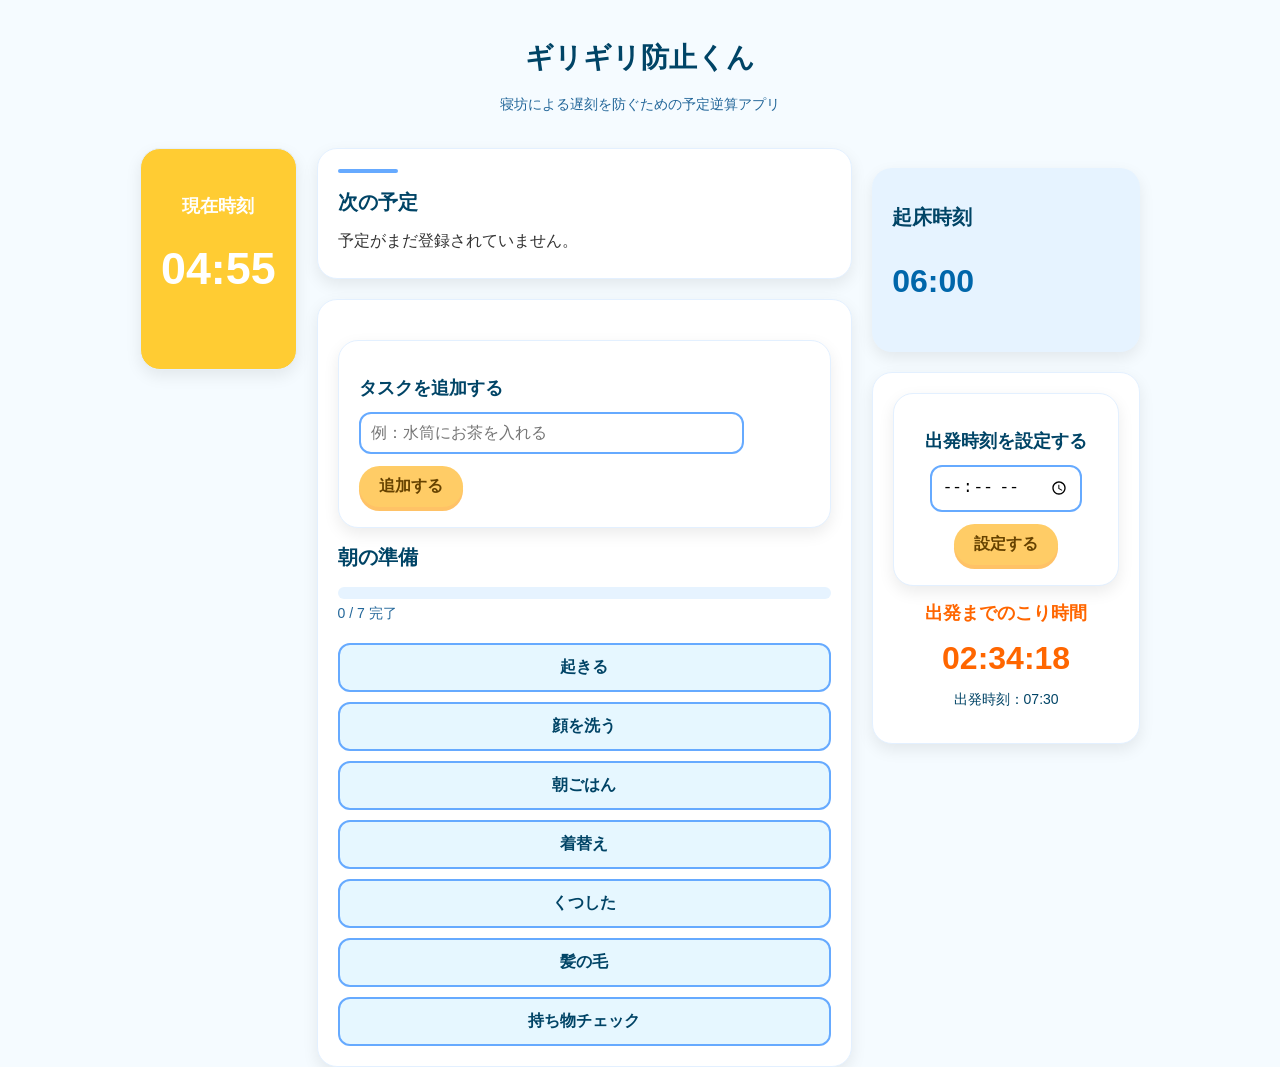
<file: index.html>
<!DOCTYPE html>
<html lang="ja">
<head>
  <meta charset="UTF-8">
  <meta name="viewport" content="width=device-width, initial-scale=1.0">
  <title>ギリギリ防止くん</title>
  <link rel="stylesheet" href="css/style.css">
</head>

<body>

  <header class="header">
    <h1 class="app-title">ギリギリ防止くん</h1>
    <p class="app-desc">寝坊による遅刻を防ぐための予定逆算アプリ</p>
  </header>

  <main class="main-layout">

    <!-- ★ スマホで一番上にしたい現在時刻カード ★ -->
    <div class="time-card fade-in">
      <h2 class="time-title">現在時刻</h2>
      <p class="time-value" id="currentTime">--:--</p>
    </div>

    <!-- 左：朝の準備タスク -->
    <section class="left-panel">

      <!-- 次の予定カード -->
      <section id="nextSchedule" class="card fade-in">
        <h2 class="card-title">次の予定</h2>
        <div id="scheduleInfo" class="card-content">
            <p>予定がまだ登録されていません。</p>
        </div>
      </section>

      <div class="task-card fade-in">

        <!-- タスク追加フォーム -->
        <div class="task-add-card fade-in">
          <h2 class="task-add-title">タスクを追加する</h2>
          <input type="text" id="taskInput" class="task-input" placeholder="例：水筒にお茶を入れる">
          <button id="addTaskBtn" class="task-add-btn">追加する</button>
        </div>

        <h2 class="section-title">朝の準備</h2>

        <!-- 進捗バー -->
        <div class="progress-area">
          <div class="progress-bar">
            <div class="progress-fill" id="progressFill"></div>
          </div>
          <p class="progress-text"><span id="doneCount">0</span> / <span id="totalCount">7</span> 完了</p>
        </div>

        <!-- タスク一覧 -->
        <div class="task-list">
          <button class="task-btn">起きる</button>
          <button class="task-btn">顔を洗う</button>
          <button class="task-btn">朝ごはん</button>
          <button class="task-btn">着替え</button>
          <button class="task-btn">くつした</button>
          <button class="task-btn">髪の毛</button>
          <button class="task-btn">持ち物チェック</button>
        </div>

      </div>

    </section>

    <!-- 右：起床時刻＋カウントダウン -->
    <section class="right-panel">

      <!-- 起床時刻カード（青） -->
      <div class="wake-card fade-in">
        <h2 class="wake-title">起床時刻</h2>
        <p class="wake-value" id="wakeTime">--:--</p>
      </div>

      <!-- カウントダウンカード（白＋オレンジ） -->
      <div class="count-card fade-in">

        <!-- 出発時刻の設定フォーム -->
        <div class="leave-set-card">
          <h2 class="leave-set-title">出発時刻を設定する</h2>
          <input type="time" id="leaveInput" class="leave-input">
          <button id="setLeaveBtn" class="leave-btn">設定する</button>
        </div>

        <h2 class="count-title">出発までのこり時間</h2>
        <p class="count-value" id="countdown">--:--:--</p>
        <p class="leave-time">出発時刻：<span id="leaveTime">07:30</span></p>

      </div>

    </section>

  </main>

  <audio id="alarmSound" src="audio/Pocket_Watch02-01(Tick-Hand-Lid-Open).mp3" preload="auto"></audio>

  <script src="ja/script.js"></script>
</body>
</html>
</file>
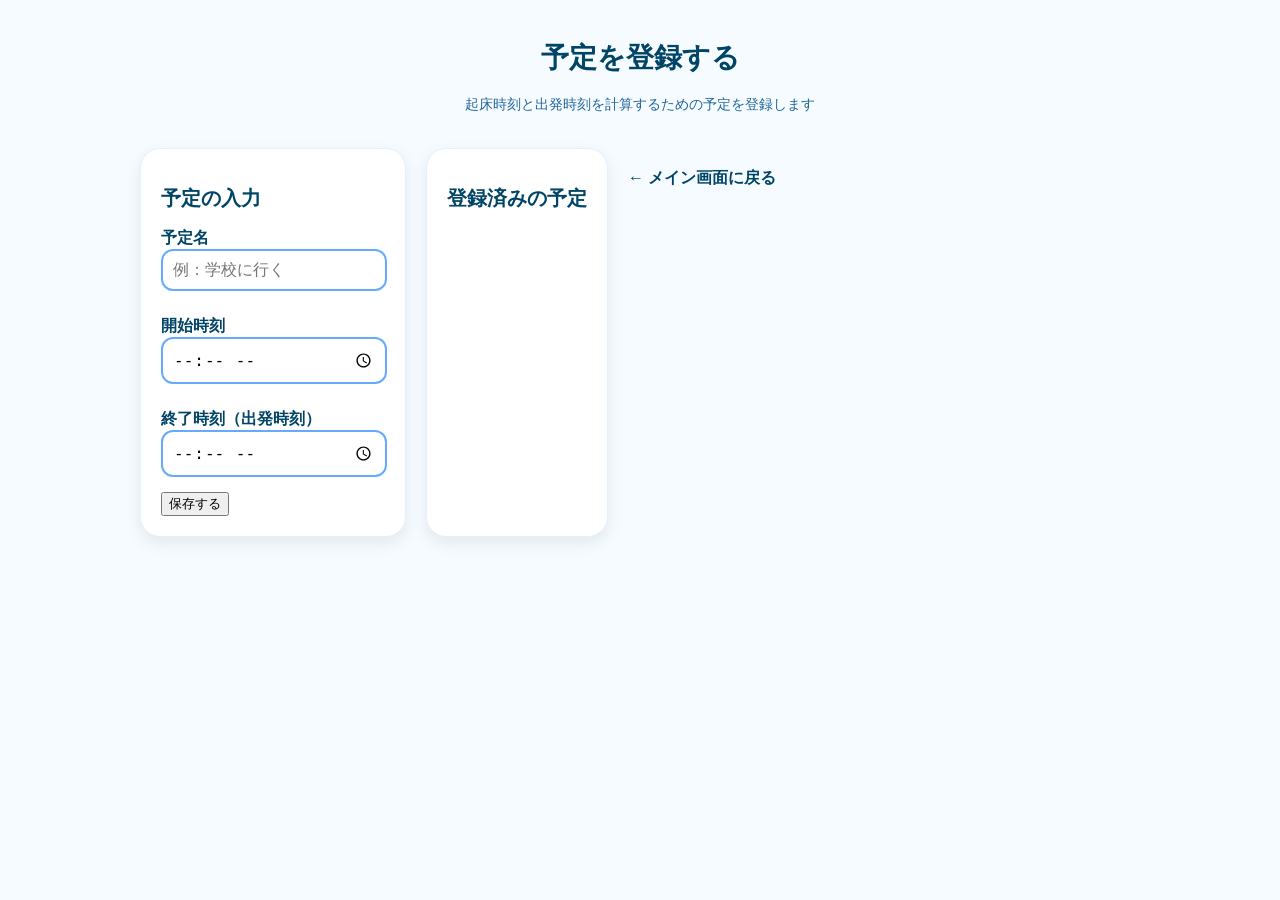
<file: schedule.html>
<!DOCTYPE html>
<html lang="ja">
<head>
    <meta charset="UTF-8">
    <meta name="viewport" content="width=device-width, initial-scale=1.0">
    <title>予定登録 - ギリギリ防止くん</title>
    <link rel="stylesheet" href="css/style.css">
</head>

<body>

    <header class="header">
        <h1 class="app-title">予定を登録する</h1>
        <p class="app-desc">起床時刻と出発時刻を計算するための予定を登録します</p>
    </header>

    <main class="main-layout">

        <section class="task-card">
            <h2 class="section-title">予定の入力</h2>

            <label class="form-label">予定名</label>
            <input type="text" id="scheduleName" class="form-input" placeholder="例：学校に行く">

            <label class="form-label">開始時刻</label>
            <input type="time" id="startTime" class="form-input">

            <label class="form-label">終了時刻（出発時刻）</label>
            <input type="time" id="endTime" class="form-input">

            <button id="saveScheduleBtn" class="main-btn">保存する</button>
        </section>

        <section class="task-card">
            <h2 class="section-title">登録済みの予定</h2>
            <div id="scheduleList"></div>
        </section>

        <a href="index.html" class="back-btn">← メイン画面に戻る</a>

    </main>

    <script src="ja/schedule.js"></script>
</body>
</html>
</file>
<file: css/style.css>
/* 全体 */
body {
  margin: 0;
  padding: 0;
  background: #f5fbff;
  font-family: "Noto Sans JP", sans-serif;
}

/* ヘッダー */
.header {
  text-align: center;
  padding: 20px 10px;
}

.app-title {
  font-size: 28px;
  font-weight: 700;
  color: #004466;
}

.app-desc {
  font-size: 14px;
  color: #226699;
}

/* レイアウト（PCは左右、スマホは縦） */
.main-layout {
  display: flex;
  gap: 20px;
  width: 90%;
  max-width: 1000px;
  margin: 0 auto;
  flex-wrap: wrap;
}

.left-panel {
  flex: 2;
  min-width: 300px;
}

.right-panel {
  flex: 1;
  min-width: 260px;
  display: flex;
  flex-direction: column;
  gap: 20px;
}

/* カード共通 */
.task-card,
.time-card,
.count-card {
  background: #ffffff;
  border-radius: 20px;
  padding: 20px;
  box-shadow: 0 6px 16px rgba(0, 0, 0, 0.08);
  border: 1px solid #e3f0ff;
}

/* セクションタイトル */
.section-title {
  font-size: 20px;
  font-weight: 700;
  color: #004466;
  margin-bottom: 16px;
}

/* 進捗バー */
.progress-area {
  margin-bottom: 20px;
}

.progress-bar {
  width: 100%;
  height: 12px;
  background: #e6f3ff;
  border-radius: 999px;
  overflow: hidden;
}

.progress-fill {
  height: 100%;
  width: 0%;
  background: linear-gradient(90deg, #ffcc66, #ff9966);
  transition: width 0.3s;
}

.progress-text {
  font-size: 14px;
  color: #226699;
  margin-top: 6px;
}

/* タスクボタン */
.task-list {
  display: flex;
  flex-direction: column;
  gap: 10px;
}

.task-btn {
  background: #e6f7ff;
  border: 2px solid #66aaff;
  border-radius: 12px;
  padding: 12px;
  font-size: 16px;
  color: #004466;
  font-weight: 600;
  cursor: pointer;
  transition: 0.2s;
}

.task-btn:hover {
  background: #d0efff;
}

.task-btn.done {
  background: #66dd88;
  border-color: #44bb66;
  color: #004422;
}

/* 現在時刻カード（黄色） */
.time-card {
  background: #ffcc33;
  color: #ffffff;
  text-align: center;
}

.time-title {
  font-size: 18px;
  font-weight: 700;
}

.time-value {
  font-size: 36px;
  font-weight: 700;
  margin-top: 10px;
}

/* カウントダウンカード（白＋オレンジ） */
.count-card {
  text-align: center;
}

.count-title {
  font-size: 18px;
  font-weight: 700;
  color: #ff6600;
}

.count-value {
  font-size: 32px;
  font-weight: 700;
  color: #ff6600;
  margin: 10px 0;
}

.leave-time {
  font-size: 14px;
  color: #004466;
}

/* スマホ対応 */
@media (max-width: 720px) {
  .main-layout {
    flex-direction: column;
  }
}
/* 出発時刻設定カード */
.leave-set-card {
  background: #ffffff;
  border-radius: 20px;
  padding: 20px;
  box-shadow: 0 6px 16px rgba(0, 0, 0, 0.08);
  border: 1px solid #e3f0ff;
  text-align: center;
}

.leave-set-title {
  font-size: 18px;
  font-weight: 700;
  color: #004466;
  margin-bottom: 12px;
}

.leave-input {
  width: 70%;
  padding: 10px;
  font-size: 16px;
  border: 2px solid #66aaff;
  border-radius: 12px;
  margin-bottom: 12px;
}

.leave-btn {
  background: #ffcc66;
  color: #664200;
  font-size: 16px;
  font-weight: 600;
  padding: 10px 20px;
  border: none;
  border-radius: 999px;
  cursor: pointer;
  box-shadow: 0 4px 0 rgba(255, 153, 0, 0.6);
}

.leave-btn:hover {
  background: #ffdd88;
}
/* タスク追加カード */
.task-add-card {
  background: #ffffff;
  border-radius: 20px;
  padding: 20px;
  box-shadow: 0 6px 16px rgba(0, 0, 0, 0.08);
  border: 1px solid #e3f0ff;
  margin-top: 20px;
}

.task-add-title {
  font-size: 18px;
  font-weight: 700;
  color: #004466;
  margin-bottom: 12px;
}

.task-input {
  width: 80%;
  padding: 10px;
  font-size: 16px;
  border: 2px solid #66aaff;
  border-radius: 12px;
  margin-bottom: 12px;
}

.task-add-btn {
  background: #ffcc66;
  color: #664200;
  font-size: 16px;
  font-weight: 600;
  padding: 10px 20px;
  border: none;
  border-radius: 999px;
  cursor: pointer;
  box-shadow: 0 4px 0 rgba(255, 153, 0, 0.6);
}

.task-add-btn:hover {
  background: #ffdd88;
}

/* 削除ボタン */
.delete-btn {
  background: #ff6666;
  color: #fff;
  border: none;
  border-radius: 10px;
  padding: 6px 10px;
  margin-left: 10px;
  cursor: pointer;
  font-size: 12px;
}
.form-label {
    font-size: 16px;
    font-weight: 600;
    color: #004466;
    margin-top: 10px;
    display: block;
}

.form-input {
    width: 90%;
    padding: 10px;
    font-size: 16px;
    border: 2px solid #66aaff;
    border-radius: 12px;
    margin-bottom: 15px;
}

.back-btn {
    display: inline-block;
    margin-top: 20px;
    font-size: 16px;
    color: #004466;
    text-decoration: none;
    font-weight: 600;
}
/* 次の予定カード */
#nextSchedule {
  background: #ffffff;
  border-radius: 20px;
  padding: 20px;
  box-shadow: 0 6px 16px rgba(0, 0, 0, 0.08);
  border: 1px solid #e3f0ff;
  margin-bottom: 20px;
}

#nextSchedule .card-title {
  font-size: 20px;
  font-weight: 700;
  color: #004466;
  margin-bottom: 12px;
}

#scheduleInfo {
  font-size: 16px;
  color: #333;
  line-height: 1.6;
}

#scheduleInfo strong {
  display: block;
  font-size: 18px;
  color: #0066aa;
  margin-bottom: 8px;
}

#scheduleInfo p {
  margin: 4px 0;
}

/* 予定カードのアクセントライン */
#nextSchedule::before {
  content: "";
  display: block;
  width: 60px;
  height: 4px;
  background: #66aaff;
  border-radius: 2px;
  margin-bottom: 12px;
}
.wake-card {
  background: #e6f3ff;
  border-radius: 20px;
  padding: 20px;
  box-shadow: 0 6px 16px rgba(0, 0, 0, 0.08);
  margin-top: 20px;
}

.wake-title {
  font-size: 20px;
  font-weight: 700;
  color: #004466;
  margin-bottom: 10px;
}

.wake-value {
  font-size: 32px;
  font-weight: 700;
  color: #0066aa;
}
/* ふわっとフェードイン */
.fade-in {
  opacity: 0;
  transform: translateY(20px);
  animation: fadeInUp 0.6s ease forwards;
}

@keyframes fadeInUp {
  to {
    opacity: 1;
    transform: translateY(0);
  }
}
.task-btn {
  transition: transform 0.15s ease;
}

.task-btn:active {
  transform: scale(0.95);
}
.task-btn.done {
  transition: background 0.3s ease, color 0.3s ease;
}
/* スマホ表示調整（縦長防止） */
@media screen and (max-width: 768px) {
  .time-card {
    height: auto;           /* 高さを自動にする */
    padding: 20px;          /* 内側の余白を少し広げる */
    text-align: center;     /* 中央寄せ */
  }

  .time-value {
    font-size: 2.5rem;      /* 数字を少し小さくしてバランス調整 */
  }
}
/* PC表示調整（現在時刻カードの縦長防止） */
@media screen and (min-width: 769px) {
  .time-card {
    height: 180px;          /* 高さを固定して縦長防止 */
    display: flex;
    flex-direction: column;
    justify-content: center; /* 中央寄せ */
    align-items: center;
  }

  .time-value {
    font-size: 2.8rem;      /* PCでは少し大きめに */
  }
}
</file>
